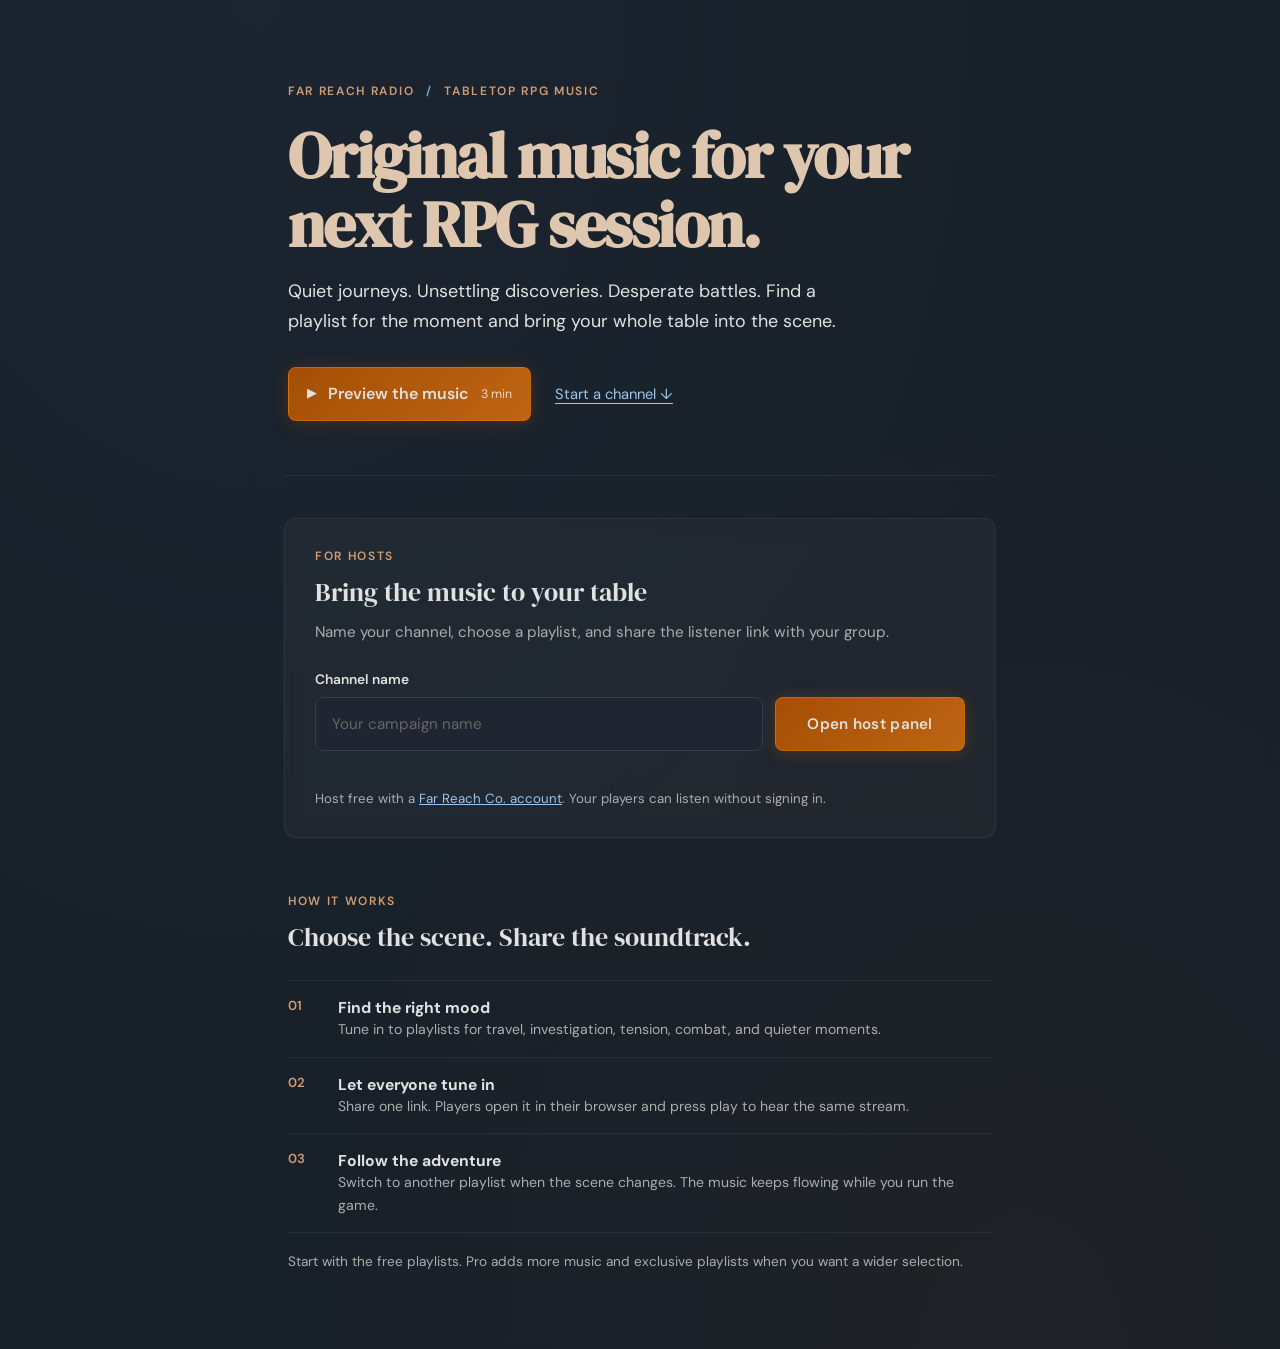
<file: static/index.html>
<!DOCTYPE html>
<html lang="en">
  <head>
    <!-- Google tag (gtag.js) -->
    <script async src="https://www.googletagmanager.com/gtag/js?id=G-V5QGBFS43H"></script>
    <script>
      window.dataLayer = window.dataLayer || [];
      function gtag(){dataLayer.push(arguments);}
      gtag('js', new Date());
      gtag('config', 'G-V5QGBFS43H');
    </script>
    <meta charset="UTF-8" />
    <meta name="viewport" content="width=device-width, initial-scale=1.0" />
    <link rel="icon" href="data:," />
    <title>Tabletop RPG Music &amp; Free Playlists | Far Reach Radio</title>
    <meta name="description" content="Original music for your next tabletop RPG session. Explore free playlists for travel, mystery, and combat. Hear a sampler, then share a stream with your group." />
    <meta name="robots" content="index, follow" />
    <link rel="canonical" href="__BASE_URL__/" />
    <meta property="og:type" content="website" />
    <meta property="og:title" content="Original music for your next RPG session | Far Reach Radio" />
    <meta property="og:description" content="From quiet journeys to desperate battles. Hear 18 tracks from our free playlists in a three-minute sampler, then bring the music to your table." />
    <meta property="og:url" content="__BASE_URL__/" />
    <meta property="og:site_name" content="Far Reach Radio" />
    <meta name="twitter:card" content="summary" />
    <meta name="twitter:title" content="Original music for your next RPG session | Far Reach Radio" />
    <meta name="twitter:description" content="From quiet journeys to desperate battles. Hear 18 tracks from our free playlists in a three-minute sampler, then bring the music to your table." />
    <link rel="stylesheet" href="/static/style.css" />
    <link rel="stylesheet" href="/static/home.css" />
  </head>
  <body class="home-page">
    <main>
      <section class="home-hero fade-in" aria-labelledby="home-title">
        <p class="home-eyebrow">Far Reach Radio <span aria-hidden="true">/</span> Tabletop RPG music</p>
        <h1 id="home-title">Original music for your next RPG session.</h1>
        <p class="home-lead">Quiet journeys. Unsettling discoveries. Desperate battles. Find a playlist for the moment and bring your whole table into the scene.</p>
        <div class="home-actions">
          <a class="home-sampler-link" href="/samples"><span class="home-play" aria-hidden="true">▶</span> Preview the music <span class="home-duration">3 min</span></a>
          <a class="home-text-link" href="#start-channel">Start a channel <span aria-hidden="true">↓</span></a>
        </div>
      </section>

      <section class="home-channel card fade-in" id="start-channel" aria-labelledby="channel-title">
        <p class="home-section-label">For hosts</p>
        <h2 id="channel-title">Bring the music to your table</h2>
        <p>Name your channel, choose a playlist, and share the listener link with your group.</p>
        <form id="channel-form" novalidate>
          <label for="channel-input">Channel name</label>
          <div class="home-form-row">
            <input type="text" id="channel-input" placeholder="Your campaign name" maxlength="256" autocomplete="off" />
            <button class="primary" type="submit">Open host panel</button>
          </div>
          <p id="error-msg" class="status-msg error" role="alert"></p>
        </form>
        <p class="home-account-note">Host free with a <a href="https://farreachco.com" target="_blank" rel="noopener">Far Reach Co. account</a>. Your players can listen without signing in.</p>
      </section>

      <section class="home-how fade-in" aria-labelledby="how-title">
        <p class="home-section-label">How it works</p>
        <h2 id="how-title">Choose the scene. Share the soundtrack.</h2>
        <ol class="home-steps">
          <li><span class="home-step-number">01</span><div><strong>Find the right mood</strong><p>Tune in to playlists for travel, investigation, tension, combat, and quieter moments.</p></div></li>
          <li><span class="home-step-number">02</span><div><strong>Let everyone tune in</strong><p>Share one link. Players open it in their browser and press play to hear the same stream.</p></div></li>
          <li><span class="home-step-number">03</span><div><strong>Follow the adventure</strong><p>Switch to another playlist when the scene changes. The music keeps flowing while you run the game.</p></div></li>
        </ol>
        <p class="home-catalog-note">Start with the free playlists. Pro adds more music and exclusive playlists when you want a wider selection.</p>
      </section>
    </main>

    <script>
      const input = document.getElementById("channel-input");
      const errorMsg = document.getElementById("error-msg");

      function formatChannelName(name) {
        name = name.trim();
        name = name.replace(/\s+/g, "-");
        name = name.replace(/[^a-zA-Z0-9_-]/g, "");
        name = name.replace(/-+/g, "-");
        return name.replace(/^-+|-+$/g, "");
      }

      document.getElementById("channel-form").addEventListener("submit", function (event) {
        event.preventDefault();
        const channelName = formatChannelName(input.value);
        if (!channelName) {
          errorMsg.textContent = "Please enter a channel name.";
          input.focus();
          return;
        }
        errorMsg.textContent = "";
        window.location.href = `/host?channel=${encodeURIComponent(channelName)}`;
      });
    </script>
    <div id="site-footer" aria-hidden="true"></div>
  </body>
</html>
</file>
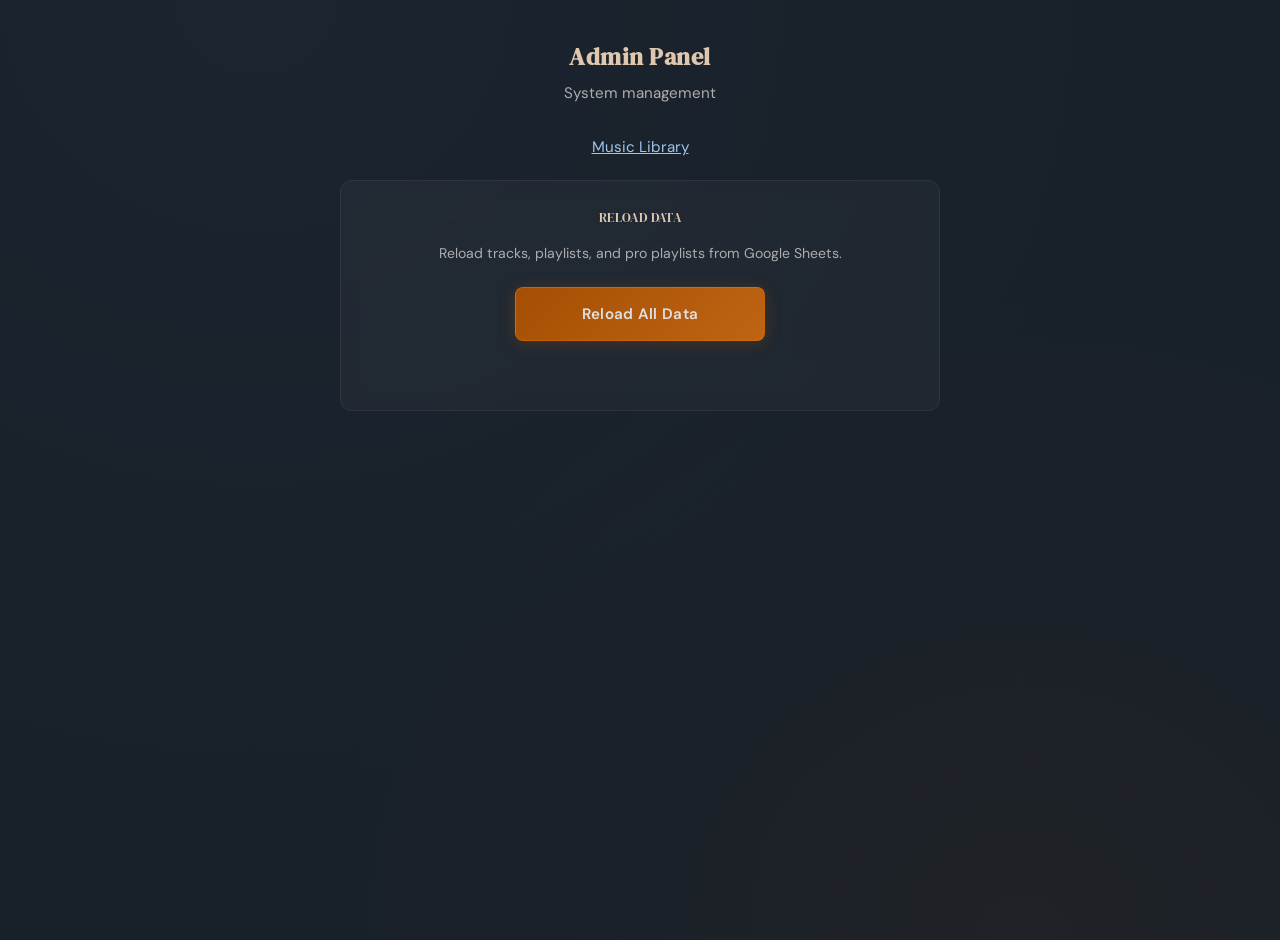
<file: static/admin.html>
<!DOCTYPE html>
<html>
  <head>
    <!-- Google tag (gtag.js) -->
    <script async src="https://www.googletagmanager.com/gtag/js?id=G-V5QGBFS43H"></script>
    <script>
      window.dataLayer = window.dataLayer || [];
      function gtag(){dataLayer.push(arguments);}
      gtag('js', new Date());
      gtag('config', 'G-V5QGBFS43H');
    </script>
    <meta charset="UTF-8" />
    <meta name="viewport" content="width=device-width, initial-scale=1.0" />
    <title>FRC Radio – Admin</title>
    <link rel="stylesheet" href="/static/style.css" />
  </head>
  <body>
    <h1 class="fade-in">Admin Panel</h1>
    <p class="subtitle fade-in">System management</p>

    <p style="margin: 20px 0;"><a href="/admin/library">Music Library</a></p>

    <div class="card fade-in">
      <div class="card-header">Reload Data</div>
      <p style="font-size: 0.88rem; color: var(--light-gray); margin-bottom: 18px;">
        Reload tracks, playlists, and pro playlists from Google Sheets.
      </p>
      <button class="primary" id="reload-btn" onclick="reloadData()">Reload All Data</button>
      <p id="status" class="status-msg"></p>
    </div>

    <script>
      async function reloadData() {
        const status = document.getElementById("status");
        const btn = document.getElementById("reload-btn");

        btn.disabled = true;
        status.className = "status-msg";
        status.style.color = "var(--light-gray)";
        status.textContent = "Reloading...";

        try {
          const res = await fetch("/admin/reload", {
            method: "POST",
            headers: { "Content-Type": "application/json" },
          });

          const data = await res.json();
          if (res.ok) {
            status.className = "status-msg success";
            status.textContent = data.message;
          } else {
            status.className = "status-msg error";
            status.textContent = data.error || "Reload failed";
          }
        } catch (err) {
          status.className = "status-msg error";
          status.textContent = "Reload request failed.";
          console.error(err);
        } finally {
          btn.disabled = false;
        }
      }
    </script>
  </body>
</html>
</file>
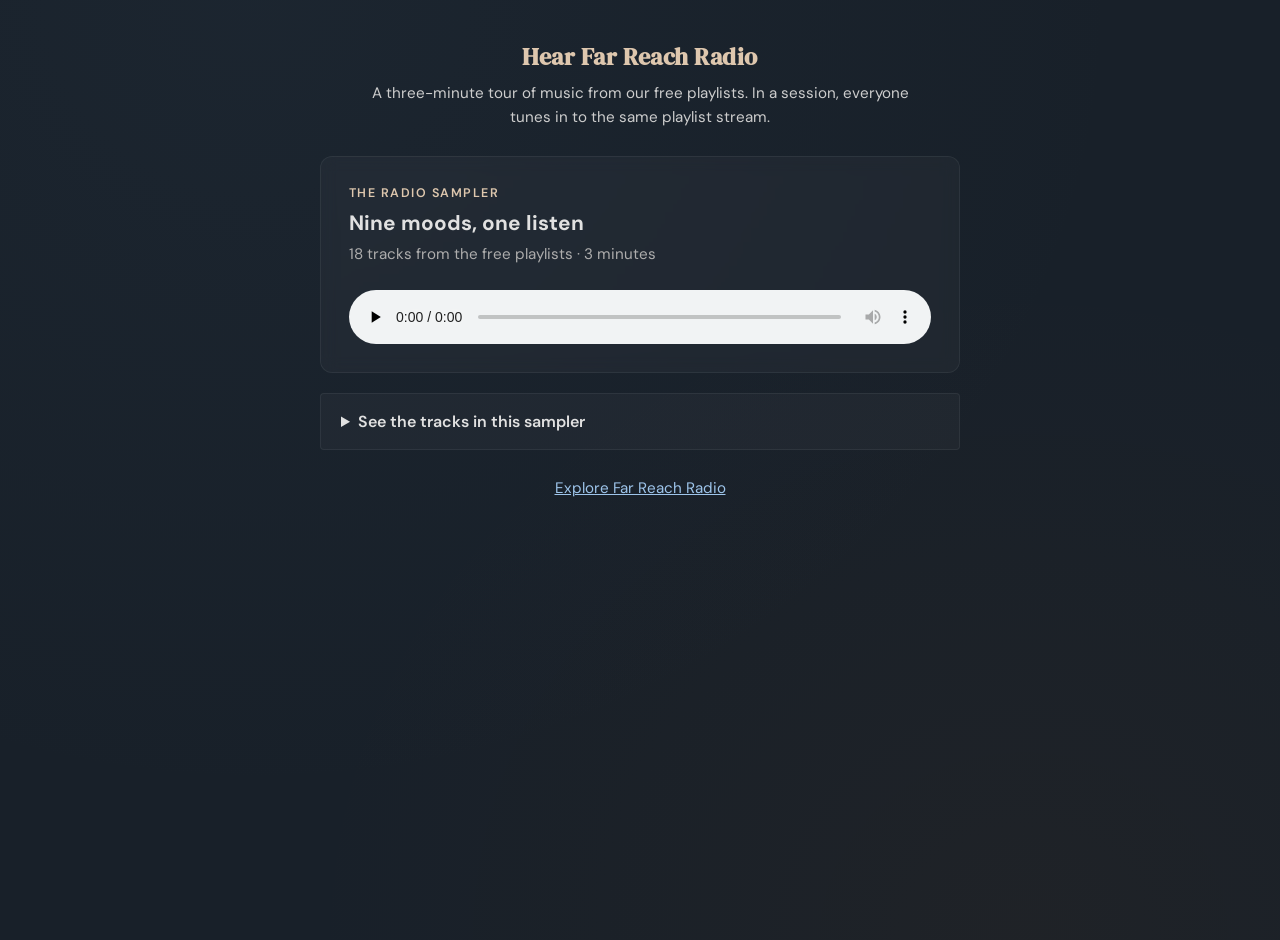
<file: static/samples.html>
<!DOCTYPE html>
<html lang="en">
  <head>
    <meta charset="UTF-8" />
    <meta name="viewport" content="width=device-width, initial-scale=1.0" />
    <meta name="robots" content="index, follow" />
    <meta name="description" content="Preview original tabletop RPG music from Far Reach Radio. Hear a three-minute compilation from free playlists for travel, mystery, combat, and more." />
    <link rel="canonical" href="__BASE_URL__/samples" />
    <link rel="icon" href="data:," />
    <title>Tabletop RPG Music Sampler | Far Reach Radio</title>
    <link rel="stylesheet" href="/static/style.css" />
    <style>
      body { max-width: 680px; }
      .sampler-intro { max-width: 550px; margin: 0 auto 26px; }
      .sampler-card { padding: 28px; text-align: left; }
      .sampler-kicker { color: var(--orange3); font-size: .78rem; font-weight: 600; letter-spacing: .12em; text-transform: uppercase; }
      .sampler-card h2 { margin: 8px 0 6px; color: var(--bright-white); font-size: 1.3rem; }
      .sampler-card p { color: var(--light-gray); }
      .sampler-card audio { display: block; width: 100%; margin: 24px 0 0; }
      .sampler-tracks { margin-top: 16px; padding: 17px 20px; border: 1px solid var(--border-subtle); border-radius: var(--border-radius); background: var(--surface); text-align: left; }
      .sampler-tracks summary { color: var(--bright-white); cursor: pointer; font-weight: 600; }
      .sampler-tracks ol { list-style: none; margin-top: 16px; padding: 0; }
      .sampler-tracks li { display: grid; grid-template-columns: 42px 1fr; gap: 12px; padding: 9px 0; border-top: 1px solid var(--border-subtle); color: var(--main-white); font-size: .9rem; }
      .sampler-time { color: var(--blue6); font-variant-numeric: tabular-nums; }
      .sampler-mood { display: block; color: var(--light-gray); font-size: .78rem; margin-top: 2px; }
      .sampler-back { margin: 26px 0; }
    </style>
  </head>
  <body>
    <h1>Hear Far Reach Radio</h1>
    <p class="sampler-intro">A three-minute tour of music from our free playlists. In a session, everyone tunes in to the same playlist stream.</p>

    <section class="card sampler-card" aria-labelledby="sampler-title">
      <div class="sampler-kicker">The Radio sampler</div>
      <h2 id="sampler-title">Nine moods, one listen</h2>
      <p id="sampler-summary">A handpicked compilation of 18 tracks.</p>
      <audio controls preload="none" src="/static/audio/radio-sampler.mp3" aria-label="Play the Far Reach Radio sampler"></audio>
    </section>

    <details class="sampler-tracks">
      <summary>See the tracks in this sampler</summary>
      <ol id="sampler-track-list"></ol>
    </details>

    <p class="sampler-back"><a href="/">Explore Far Reach Radio</a></p>

    <script>
      fetch("/static/audio/radio-sampler.json")
        .then(response => { if (!response.ok) throw new Error("Catalog unavailable"); return response.json(); })
        .then(catalog => {
          document.getElementById("sampler-summary").textContent =
            `${catalog.tracks.length} tracks from the free playlists · ${Math.round(catalog.duration_seconds / 60)} minutes`;
          const list = document.getElementById("sampler-track-list");
          catalog.tracks.forEach(track => {
            const item = document.createElement("li");
            const time = document.createElement("span");
            time.className = "sampler-time";
            time.textContent = `${Math.floor(track.at_seconds / 60)}:${String(track.at_seconds % 60).padStart(2, "0")}`;
            const detail = document.createElement("span");
            detail.textContent = track.title;
            const mood = document.createElement("span");
            mood.className = "sampler-mood";
            mood.textContent = track.playlist;
            detail.append(mood);
            item.append(time, detail);
            list.append(item);
          });
        })
        .catch(() => {
          document.getElementById("sampler-summary").textContent = "The sampler is being prepared. Please try again soon.";
        });
    </script>
    <div id="site-footer" aria-hidden="true"></div>
  </body>
</html>
</file>
<file: static/style.css>
/* ===== FRC Radio Design System ===== */

@import url('https://fonts.googleapis.com/css2?family=DM+Serif+Display&family=DM+Sans:wght@400;500;600&display=swap');

:root {
  --main-white: rgb(205, 205, 205);
  --bright-white: rgb(225, 225, 225);
  --main-dark: rgb(24, 32, 41);
  --main-gray: rgb(103, 101, 101);
  --light-gray: rgb(174, 173, 173);
  --blue: rgb(72, 99, 125);
  --blue2: rgb(107, 131, 154);
  --blue3: #1f2531;
  --blue4: rgb(43, 64, 83);
  --blue5: rgb(47, 64, 84);
  --blue6: rgb(116, 167, 215);
  --link-blue: rgb(158, 197, 235);
  --purple: rgb(73, 42, 87);
  --pink: rgb(221, 196, 248);
  --green: rgb(161, 190, 128);
  --green2: rgb(49, 74, 36);
  --orange: rgb(165, 79, 4);
  --orange2: rgb(209, 158, 116);
  --orange3: rgb(222, 199, 174);
  --orange4: rgb(213, 189, 161);
  --red1: rgb(206, 101, 101);
  --red2: rgb(120, 51, 51);
  --red3: rgb(241, 143, 143);
  --border-radius: 4px;
  --main-distance: 8px;
  --butt-wide: 250px;
  --butt-tall: 54px;

  /* Elevated palette */
  --surface: rgba(255, 255, 255, 0.03);
  --surface-hover: rgba(255, 255, 255, 0.06);
  --border-subtle: rgba(255, 255, 255, 0.06);
  --glow-orange: rgba(165, 79, 4, 0.3);
  --glow-blue: rgba(116, 167, 215, 0.15);
  --glow-green: rgba(161, 190, 128, 0.2);
}

* {
  margin: 0;
  padding: 0;
  box-sizing: border-box;
}

body {
  background-color: var(--main-dark);
  background-image:
    radial-gradient(ellipse at 20% 0%, rgba(72, 99, 125, 0.08) 0%, transparent 60%),
    radial-gradient(ellipse at 80% 100%, rgba(165, 79, 4, 0.05) 0%, transparent 50%);
  min-height: 100vh;
  max-width: 640px;
  margin: 0 auto;
  padding: 0 20px 40px;
  text-align: center;
  font-family: 'DM Sans', sans-serif;
  -webkit-font-smoothing: antialiased;
}

/* ===== Typography ===== */

h1 {
  font-family: YoungSerif, 'DM Serif Display', Georgia, serif;
  color: var(--orange3);
  font-size: 1.5rem;
  letter-spacing: 0.02em;
  margin: 40px 0 8px;
}

h3 {
  font-family: YoungSerif, 'DM Serif Display', Georgia, serif;
  color: var(--main-white);
  font-size: 1.2rem;
  margin: 10px 0;
}

h4 {
  font-family: YoungSerif, 'DM Serif Display', Georgia, serif;
  color: var(--main-white);
  font-size: 1.05rem;
  margin: 10px 0;
}

p {
  color: var(--main-white);
  line-height: 1.6;
  font-size: 0.95rem;
}

a {
  color: var(--link-blue);
  transition: color 0.2s ease;
}
a:hover {
  color: var(--blue6);
}

.subtitle {
  color: var(--light-gray);
  font-size: 0.95rem;
  margin-bottom: 30px;
}

.top-links {
  display: flex;
  flex-wrap: wrap;
  justify-content: center;
  gap: 10px 18px;
  margin: -10px 0 26px;
}

.top-links a {
  font-size: 0.88rem;
  text-decoration: none;
  border-bottom: 1px solid rgba(158, 197, 235, 0.35);
  padding-bottom: 2px;
}

/* ===== Card / Surface ===== */

.card {
  background: var(--surface);
  border: 1px solid var(--border-subtle);
  border-radius: 12px;
  padding: 28px 24px;
  margin: 20px 0;
  backdrop-filter: blur(8px);
  transition: border-color 0.3s ease;
}

.card:hover {
  border-color: rgba(255, 255, 255, 0.1);
}

.card-header {
  font-family: YoungSerif, 'DM Serif Display', Georgia, serif;
  color: var(--orange3);
  font-size: 1rem;
  margin-bottom: 16px;
  letter-spacing: 0.03em;
  text-transform: uppercase;
  font-size: 0.8rem;
}

/* ===== Buttons ===== */

button {
  display: inline-flex;
  align-items: center;
  justify-content: center;
  gap: 8px;
  margin: 5px;
  width: var(--butt-wide);
  height: var(--butt-tall);
  font-family: 'DM Sans', sans-serif;
  font-weight: 600;
  font-size: 0.95rem;
  letter-spacing: 0.02em;
  cursor: pointer;
  background: linear-gradient(135deg, var(--blue3), var(--blue4));
  color: var(--blue6);
  border: 1px solid var(--blue5);
  border-radius: 8px;
  box-shadow: 0 2px 12px rgba(0, 0, 0, 0.3);
  transition: all 0.25s ease;
}

button:hover {
  color: var(--green);
  border-color: var(--green2);
  box-shadow: 0 2px 20px var(--glow-green);
  transform: translateY(-1px);
}

button:active {
  transform: translateY(0);
  box-shadow: 0 1px 8px rgba(0, 0, 0, 0.4);
}

button:disabled {
  opacity: 0.4;
  cursor: not-allowed;
  transform: none;
}

button.primary {
  background: linear-gradient(135deg, var(--orange), rgb(190, 100, 20));
  color: var(--bright-white);
  border-color: rgba(255, 140, 0, 0.3);
  box-shadow: 0 2px 16px var(--glow-orange);
}

button.primary:hover {
  color: #fff;
  box-shadow: 0 4px 24px rgba(165, 79, 4, 0.5);
  border-color: rgba(255, 140, 0, 0.5);
}

/* ===== Selects ===== */

#category-select,
#playlist-select {
  display: block;
  margin: 12px auto 16px auto;
  text-align: center;
  width: var(--butt-wide);
  height: var(--butt-tall);
  font-family: 'DM Sans', sans-serif;
  font-size: 0.95rem;
  font-weight: 500;
  background: var(--blue3);
  color: var(--blue6);
  border: 1px solid var(--blue5);
  border-radius: 8px;
  box-shadow: none;
  transition: border-color 0.15s ease, color 0.15s ease;
  -webkit-appearance: none;
  -moz-appearance: none;
  appearance: none;
  cursor: pointer;
  padding: 0 16px;
}

#category-select:hover {
  color: var(--blue6);
  border-color: var(--blue6);
  box-shadow: none;
}

#category-select:focus {
  outline: none;
  border-color: var(--blue6);
}

#playlist-select {
  transition: none;
}

#playlist-select:hover,
#playlist-select:focus {
  color: var(--blue6);
  border-color: var(--blue5);
  box-shadow: none;
  outline: none;
}

#playlist-select:disabled {
  opacity: 0.4;
  cursor: not-allowed;
}

/* ===== Inputs ===== */

input {
  background-color: var(--blue3);
  color: var(--main-white);
  font-family: 'DM Sans', sans-serif;
}

input[type="text"],
input[type="url"] {
  border: 1px solid var(--blue5);
  border-radius: 8px;
  padding: 12px 16px;
  font-size: 0.95rem;
  transition: all 0.25s ease;
}

input[type="text"]:focus,
input[type="url"]:focus {
  outline: none;
  border-color: var(--blue6);
  box-shadow: 0 0 16px var(--glow-blue);
}

input[type="text"]::placeholder {
  color: var(--main-gray);
}

/* ===== Volume Slider ===== */

.volume-text {
  font-family: 'DM Sans', sans-serif;
  font-weight: 500;
  color: var(--orange2);
  display: block;
  margin-bottom: 5px;
  font-size: 0.9rem;
}

#volumeControl {
  margin: 20px auto;
  padding: 10px;
  max-width: 400px;
  text-align: center;
}

input[type="range"] {
  -webkit-appearance: none;
  width: 75%;
  height: 20px;
  background: transparent;
  margin: 10px 0;
}

input[type="range"]::-webkit-slider-runnable-track {
  width: 100%;
  height: 6px;
  cursor: pointer;
  background: linear-gradient(90deg, var(--blue4), var(--blue3));
  border-radius: 3px;
  border: 1px solid rgba(255, 140, 0, 0.3);
}

input[type="range"]::-webkit-slider-thumb {
  -webkit-appearance: none;
  border: none;
  height: 22px;
  width: 22px;
  border-radius: 50%;
  background: radial-gradient(circle, #ff8c00, #e07800);
  margin-top: -8px;
  cursor: pointer;
  box-shadow: 0 0 12px rgba(255, 140, 0, 0.5);
  transition: transform 0.2s ease, box-shadow 0.2s ease;
}

input[type="range"]::-webkit-slider-thumb:hover {
  transform: scale(1.15);
  box-shadow: 0 0 18px rgba(255, 140, 0, 0.7);
}

input[type="range"]::-moz-range-track {
  width: 100%;
  height: 6px;
  cursor: pointer;
  background: linear-gradient(90deg, var(--blue4), var(--blue3));
  border-radius: 3px;
  border: 1px solid rgba(255, 140, 0, 0.3);
}

input[type="range"]::-moz-range-thumb {
  border: none;
  height: 22px;
  width: 22px;
  border-radius: 50%;
  background: radial-gradient(circle, #ff8c00, #e07800);
  cursor: pointer;
  box-shadow: 0 0 12px rgba(255, 140, 0, 0.5);
  transition: transform 0.2s ease, box-shadow 0.2s ease;
}

input[type="range"]::-moz-range-thumb:hover {
  transform: scale(1.15);
  box-shadow: 0 0 18px rgba(255, 140, 0, 0.7);
}

/* ===== Channel Grid (index) ===== */

.channel-grid {
  display: grid;
  grid-template-columns: repeat(auto-fit, minmax(220px, 1fr));
  gap: 1.5rem;
  margin: 2rem auto;
  max-width: 800px;
  padding: 0 1rem;
}

.channel-box {
  padding: 1rem;
  border: 1px solid var(--border-subtle);
  border-radius: 12px;
  background: var(--surface);
  transition: transform 0.2s ease, border-color 0.3s ease;
}

.channel-box:hover {
  transform: translateY(-2px);
  border-color: rgba(161, 190, 128, 0.3);
}

.channel-title {
  font-size: 1.1rem;
  margin-bottom: 1rem;
  color: var(--green);
}

.channel-actions a {
  display: inline-block;
  margin: 0.25rem 0.5rem;
  padding: 0.5rem 1rem;
  border-radius: 8px;
  background: linear-gradient(135deg, var(--green2), rgba(49, 74, 36, 0.8));
  color: var(--bright-white);
  text-decoration: none;
  font-weight: 600;
  font-size: 0.85rem;
  transition: all 0.2s ease;
  border: 1px solid rgba(161, 190, 128, 0.2);
}

.channel-actions a:hover {
  box-shadow: 0 2px 16px var(--glow-green);
  border-color: rgba(161, 190, 128, 0.4);
}

/* ===== Status Messages ===== */

.status-msg {
  font-size: 0.9rem;
  margin-top: 16px;
  min-height: 1.4em;
  transition: color 0.2s ease;
}

.status-msg.success { color: var(--green); }
.status-msg.error { color: var(--red1); }

/* ===== Now Playing ===== */

.now-playing-bar {
  background: var(--surface);
  border: 1px solid var(--border-subtle);
  border-radius: 12px;
  padding: 20px 24px;
  margin-top: 28px;
  text-align: left;
}

.now-playing-bar .label {
  font-size: 0.75rem;
  text-transform: uppercase;
  letter-spacing: 0.08em;
  color: var(--main-gray);
  margin-bottom: 6px;
}

.now-playing-bar .value {
  color: var(--orange3);
  font-family: YoungSerif, 'DM Serif Display', Georgia, serif;
  font-size: 1.05rem;
}

.now-playing-bar .track-value {
  color: var(--bright-white);
  font-size: 1rem;
}

.np-divider {
  border: none;
  border-top: 1px solid var(--border-subtle);
  margin: 12px 0;
}

/* ===== Divider ===== */

.divider {
  border: none;
  border-top: 1px solid var(--border-subtle);
  margin: 28px 0;
}

/* ===== Steps (index how-it-works) ===== */

.steps {
  text-align: left;
  margin: 24px 0;
}

.step {
  display: flex;
  gap: 16px;
  margin: 18px 0;
  align-items: flex-start;
}

.step-num {
  flex-shrink: 0;
  width: 32px;
  height: 32px;
  border-radius: 50%;
  background: linear-gradient(135deg, var(--orange), rgb(190, 100, 20));
  color: #fff;
  font-weight: 700;
  font-size: 0.85rem;
  display: flex;
  align-items: center;
  justify-content: center;
  box-shadow: 0 2px 10px var(--glow-orange);
}

.step-content strong {
  color: var(--bright-white);
  display: block;
  margin-bottom: 4px;
  font-size: 0.95rem;
}

.step-content p {
  font-size: 0.88rem;
  color: var(--light-gray);
  margin: 0;
}

/* ===== Info Box ===== */

.info-box {
  background: rgba(161, 190, 128, 0.06);
  border: 1px solid rgba(161, 190, 128, 0.15);
  border-radius: 10px;
  padding: 14px 18px;
  margin: 20px auto;
  max-width: 450px;
  text-align: left;
}

.info-box p {
  font-size: 0.85rem;
  color: var(--light-gray);
}

/* ===== Listener Page ===== */

.listener-hero {
  margin-top: 20px;
}

.play-button {
  width: 80px;
  height: 80px;
  border-radius: 50%;
  background: linear-gradient(135deg, var(--orange), rgb(200, 110, 20));
  border: none;
  box-shadow: 0 4px 30px var(--glow-orange);
  cursor: pointer;
  display: inline-flex;
  align-items: center;
  justify-content: center;
  transition: all 0.3s ease;
  margin: 20px 0;
}

.play-button:hover {
  transform: scale(1.08);
  box-shadow: 0 6px 40px rgba(165, 79, 4, 0.6);
}

.play-button svg {
  width: 32px;
  height: 32px;
  fill: #fff;
  margin-left: 4px;
}

/* ===== Link Copy Field ===== */

.link-field {
  display: flex;
  gap: 0;
  max-width: 420px;
  margin: 12px auto;
}

.link-field input {
  flex: 1;
  border-radius: 8px 0 0 8px;
  border: 1px solid var(--blue5);
  border-right: none;
  padding: 10px 14px;
  font-size: 0.85rem;
  background: var(--blue3);
  color: var(--light-gray);
}

.link-field button {
  width: auto;
  height: auto;
  padding: 10px 16px;
  border-radius: 0 8px 8px 0;
  margin: 0;
  font-size: 0.85rem;
  white-space: nowrap;
}

/* ===== Footer ===== */

.site-footer {
  margin-top: 40px;
  padding: 16px 20px;
  background: var(--surface);
  border: 1px solid var(--border-subtle);
  border-radius: 10px;
  max-width: 640px;
  margin-left: auto;
  margin-right: auto;
  color: var(--main-white);
  font-size: 0.9rem;
}
.site-footer-inner {
  display: flex;
  align-items: center;
  gap: 12px;
  justify-content: center;
  flex-wrap: wrap;
}
.sfaudio-link {
  display: flex;
  align-items: center;
  gap: 10px;
  text-decoration: none;
  color: var(--main-white);
  transition: opacity 0.2s ease;
}
.sfaudio-link:hover {
  opacity: 0.85;
}
.sfaudio-logo {
  width: 44px;
  height: 44px;
  object-fit: contain;
  border-radius: 8px;
  background: rgba(255,255,255,0.03);
  padding: 5px;
}
.sfaudio-text {
  text-align: left;
  line-height: 1;
}
.sfaudio-title { font-weight: 600; color: var(--bright-white); font-size: 0.9rem; }
.sfaudio-sub { font-size: 0.8rem; color: var(--main-gray); margin-top: 3px; }
.site-credit { font-size: 0.8rem; color: var(--main-gray); }
.site-credit a { color: var(--link-blue); text-decoration: underline; }
.site-links {
  display: flex;
  flex-wrap: wrap;
  justify-content: center;
  gap: 8px;
  font-size: 0.8rem;
  color: var(--main-gray);
}
.site-links a {
  color: var(--link-blue);
  text-decoration: none;
}
.site-links a:hover {
  color: var(--blue6);
}

/* ===== Fade In Animation ===== */

@keyframes fadeInUp {
  from { opacity: 0; transform: translateY(12px); }
  to { opacity: 1; transform: translateY(0); }
}

.fade-in {
  animation: fadeInUp 0.5s ease both;
}

.fade-in:nth-child(1) { animation-delay: 0.05s; }
.fade-in:nth-child(2) { animation-delay: 0.12s; }
.fade-in:nth-child(3) { animation-delay: 0.19s; }
.fade-in:nth-child(4) { animation-delay: 0.26s; }
.fade-in:nth-child(5) { animation-delay: 0.33s; }

/* ===== Responsive ===== */

@media (max-width: 480px) {
  body { padding: 0 14px 30px; }
  h1 { font-size: 1.3rem; margin: 30px 0 6px; }
  button { width: 100%; max-width: 280px; }
  #category-select, #playlist-select { width: 100%; max-width: 280px; }
  .link-field { flex-direction: column; gap: 8px; }
  .link-field input { border-radius: 8px; border-right: 1px solid var(--blue5); }
  .link-field button { border-radius: 8px; width: 100%; }
  .top-links { gap: 8px 12px; }
}
</file>
<file: static/home.css>
.home-page { max-width: 760px; padding: 0 24px 40px; }
.home-page main { text-align: left; }
.home-hero { padding: 82px 4px 54px; border-bottom: 1px solid var(--border-subtle); }
.home-eyebrow, .home-section-label { color: var(--orange2); font-size: .75rem; font-weight: 600; letter-spacing: .14em; text-transform: uppercase; }
.home-eyebrow span { color: var(--blue6); margin: 0 7px; }
.home-hero h1 { max-width: 680px; margin: 20px 0 18px; color: var(--orange3); font-size: clamp(2.5rem, 6.5vw, 4rem); line-height: 1.08; letter-spacing: -.025em; }
.home-lead { max-width: 590px; color: var(--bright-white); font-size: 1.12rem; line-height: 1.65; }
.home-actions { display: flex; align-items: center; flex-wrap: wrap; gap: 20px 24px; margin-top: 30px; }
.home-sampler-link { display: inline-flex; align-items: center; gap: 12px; min-height: 54px; padding: 0 18px; border: 1px solid rgba(255, 140, 0, .35); border-radius: 8px; background: linear-gradient(135deg, var(--orange), rgb(190, 100, 20)); box-shadow: 0 2px 16px var(--glow-orange); color: var(--bright-white); font-weight: 600; text-decoration: none; }
.home-sampler-link:hover { color: #fff; box-shadow: 0 4px 24px rgba(165, 79, 4, .5); }
.home-play { font-size: .72rem; }
.home-duration { color: rgba(255,255,255,.75); font-size: .78rem; font-weight: 400; }
.home-text-link { color: var(--link-blue); font-size: .92rem; text-underline-offset: 4px; }
.home-hero-note { margin-top: 20px; color: var(--light-gray); font-size: .83rem; }
.home-channel { margin: 42px 0 54px; padding: 28px 30px; }
.home-channel h2, .home-how h2 { margin: 8px 0 10px; color: var(--bright-white); font-family: YoungSerif, 'DM Serif Display', Georgia, serif; font-size: 1.65rem; font-weight: 400; }
.home-channel > p:not(.home-section-label), .home-how > p:not(.home-section-label) { color: var(--light-gray); }
.home-channel form { margin-top: 26px; }
.home-channel label { display: block; margin-bottom: 9px; color: var(--bright-white); font-size: .86rem; font-weight: 600; }
.home-form-row { display: flex; gap: 12px; }
.home-form-row input { flex: 1; min-width: 0; }
.home-form-row button { width: 190px; margin: 0; }
.home-channel .status-msg { min-height: 1.3em; margin-top: 8px; text-align: left; }
.home-channel .home-account-note { margin-top: 10px; font-size: .83rem; }
.home-how { padding: 0 4px 36px; }
.home-steps { list-style: none; margin: 25px 0 18px; padding: 0; }
.home-steps li { display: flex; gap: 20px; padding: 16px 0; border-top: 1px solid var(--border-subtle); }
.home-steps li:last-child { border-bottom: 1px solid var(--border-subtle); }
.home-step-number { min-width: 30px; color: var(--orange2); font-size: .82rem; font-weight: 600; }
.home-steps strong { color: var(--bright-white); font-size: .98rem; }
.home-steps p { color: var(--light-gray); font-size: .88rem; }
.home-how .home-catalog-note { font-size: .85rem; }
@media (max-width: 600px) {
  .home-page { padding: 0 18px 30px; }
  .home-hero { padding: 50px 2px 42px; }
  .home-hero h1 { font-size: clamp(2.4rem, 10vw, 3.5rem); margin: 17px 0; }
  .home-lead { font-size: 1rem; }
  .home-channel { padding: 24px 20px; margin: 32px 0 42px; }
  .home-form-row { flex-direction: column; }
  .home-form-row input, .home-form-row button { width: 100%; max-width: none; min-height: 50px; }
}
@media (prefers-reduced-motion: reduce) { .home-page .fade-in { animation: none; } }
</file>
